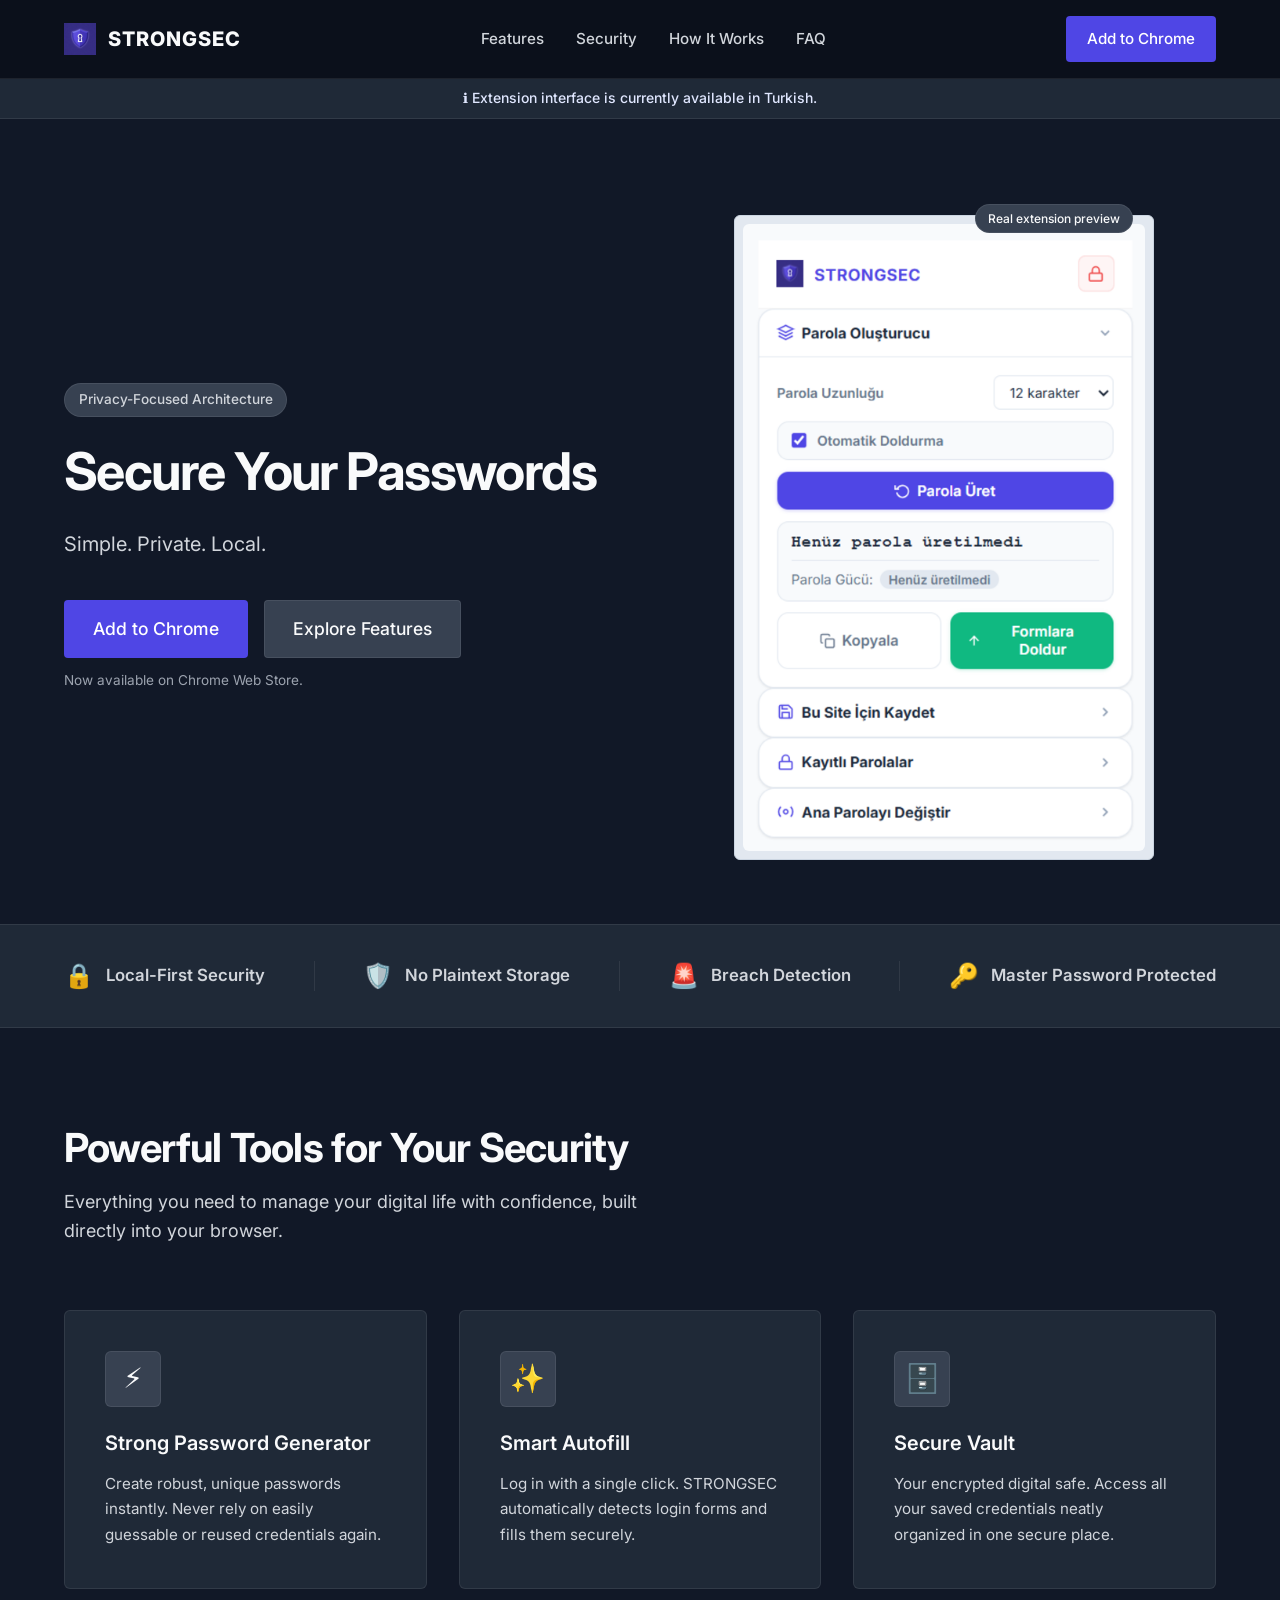
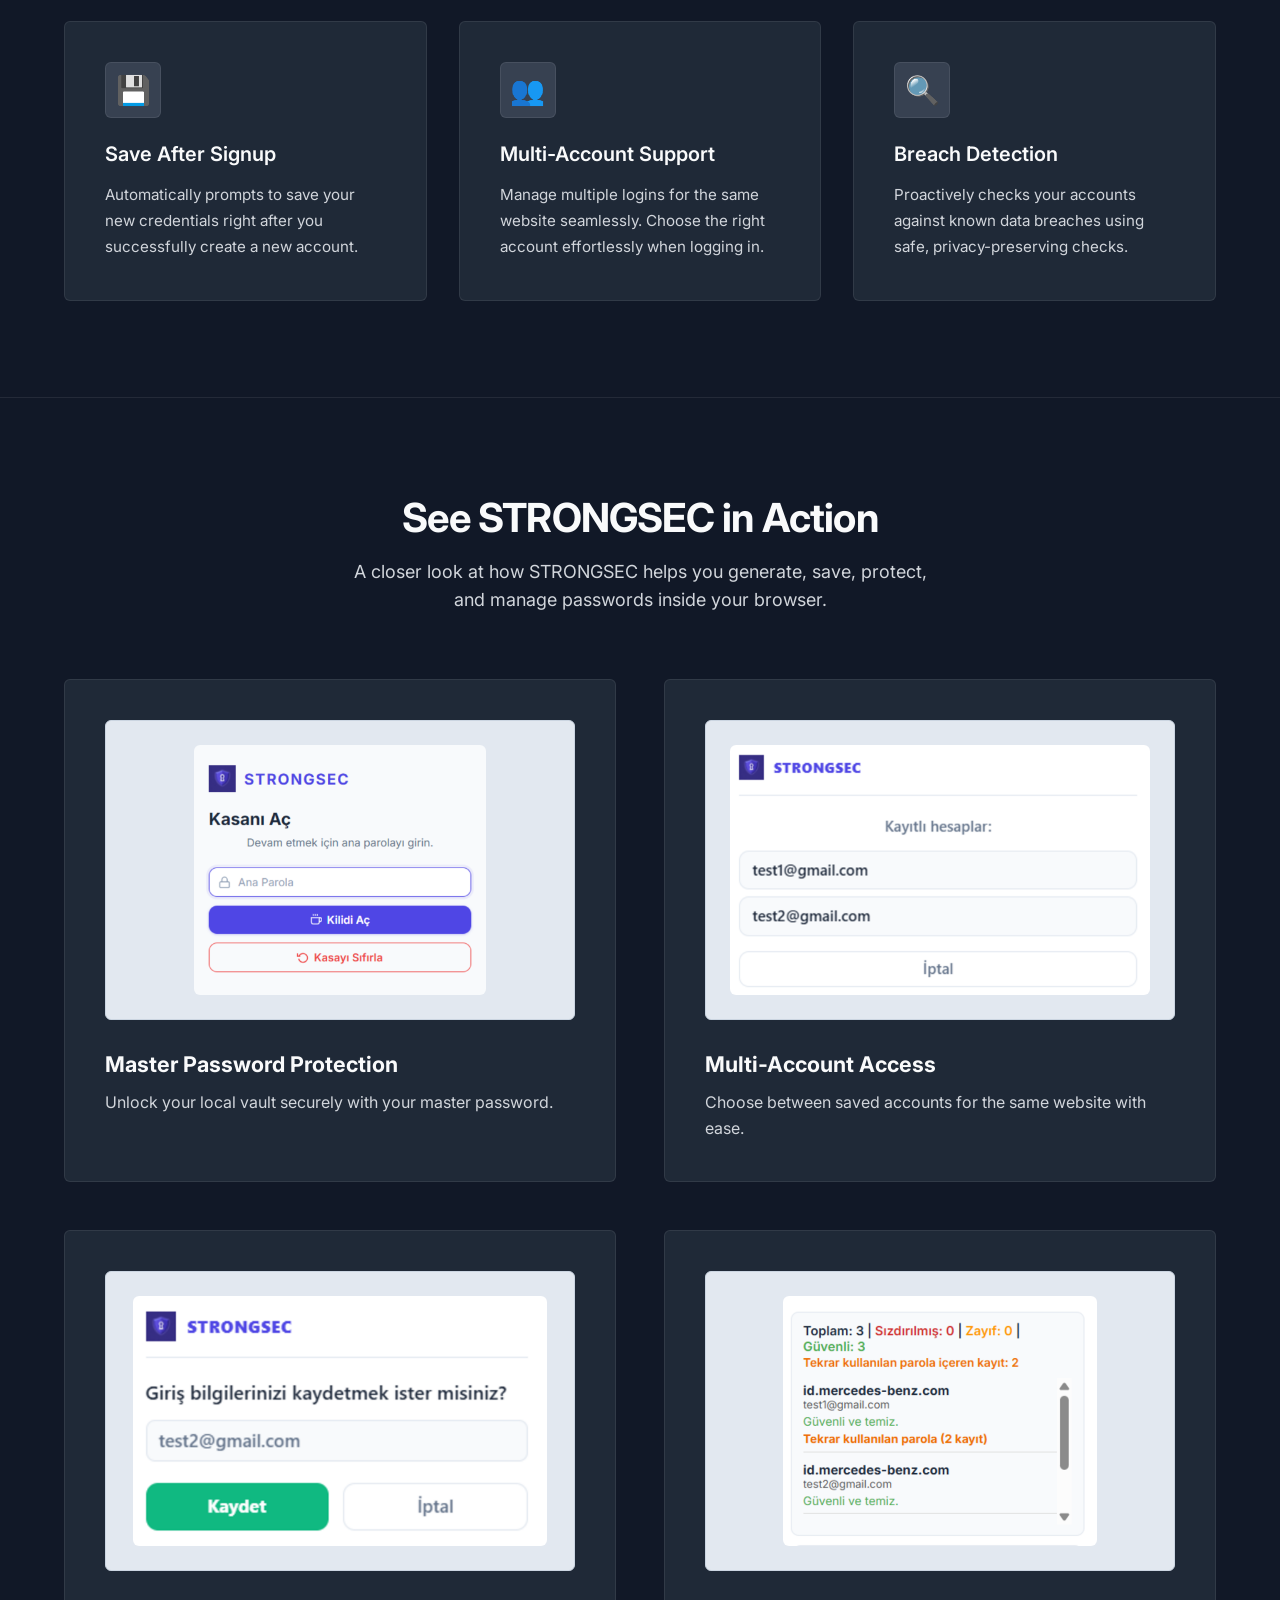
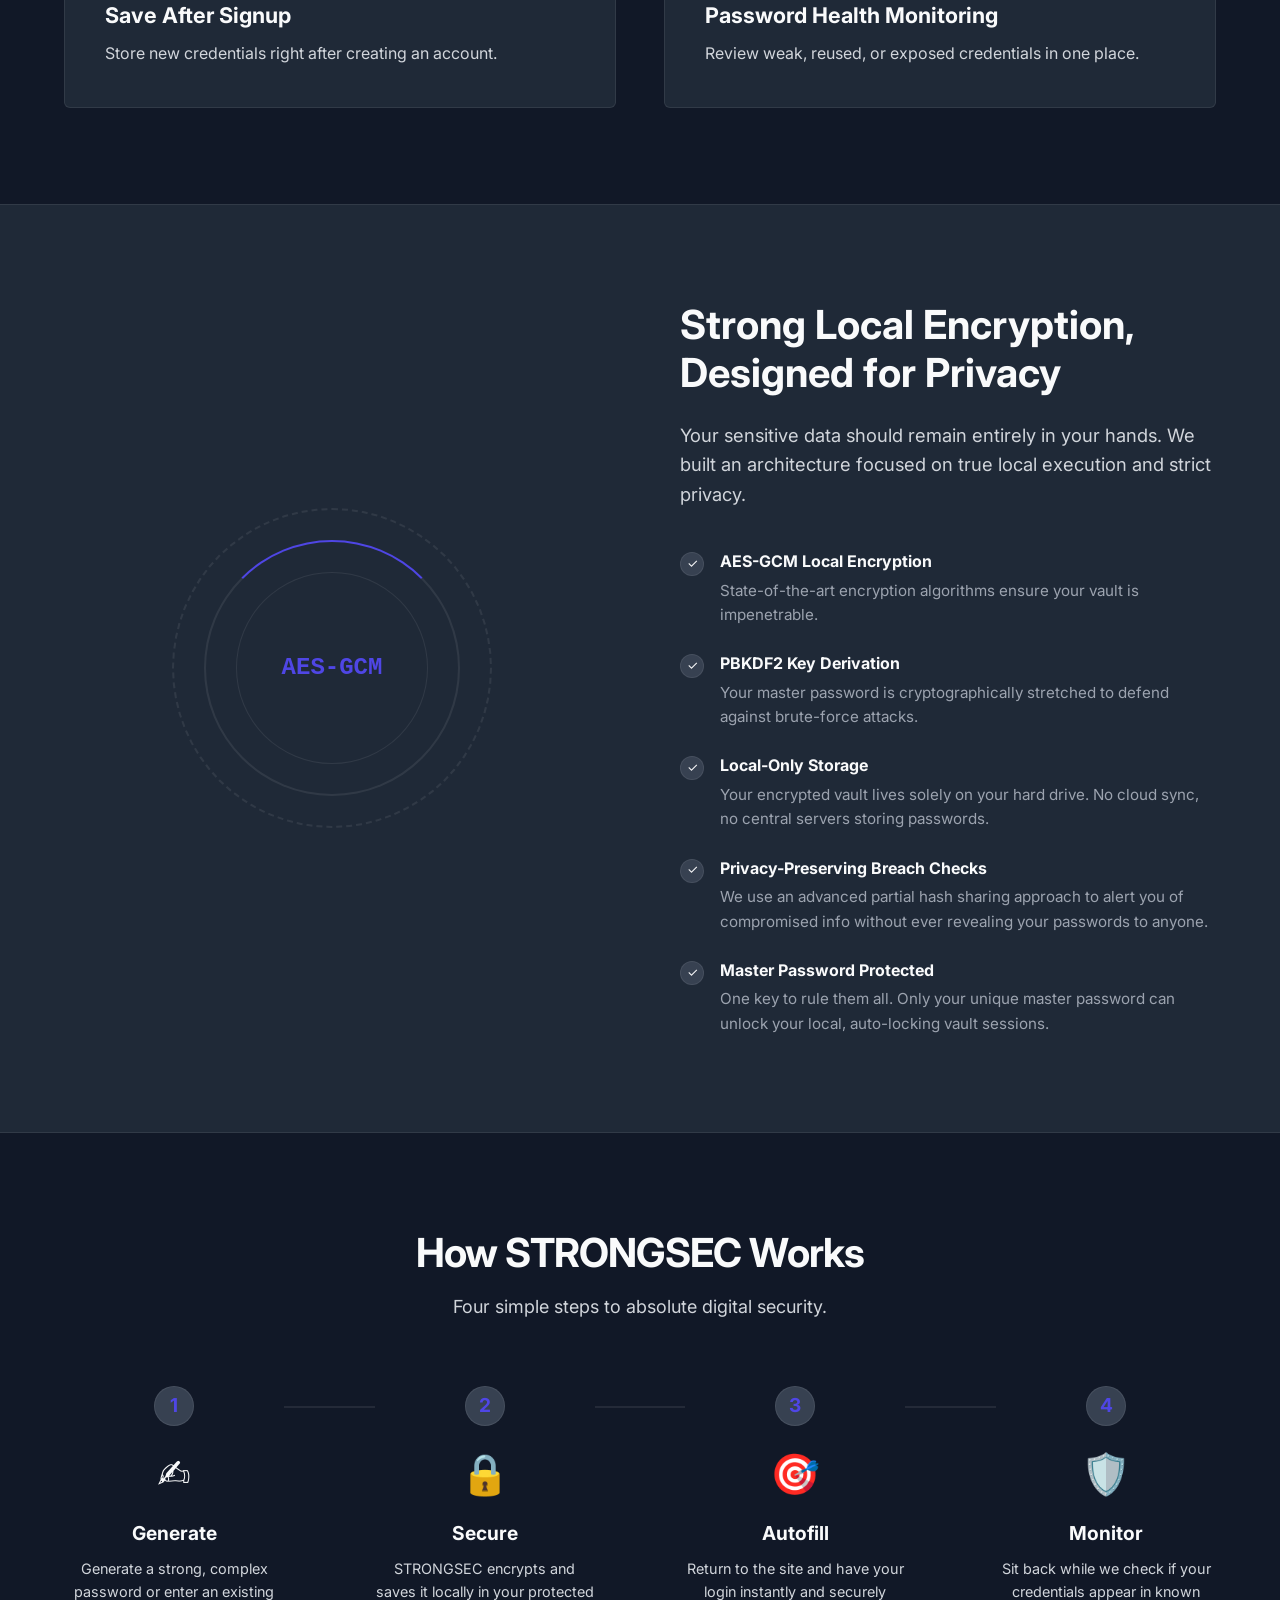
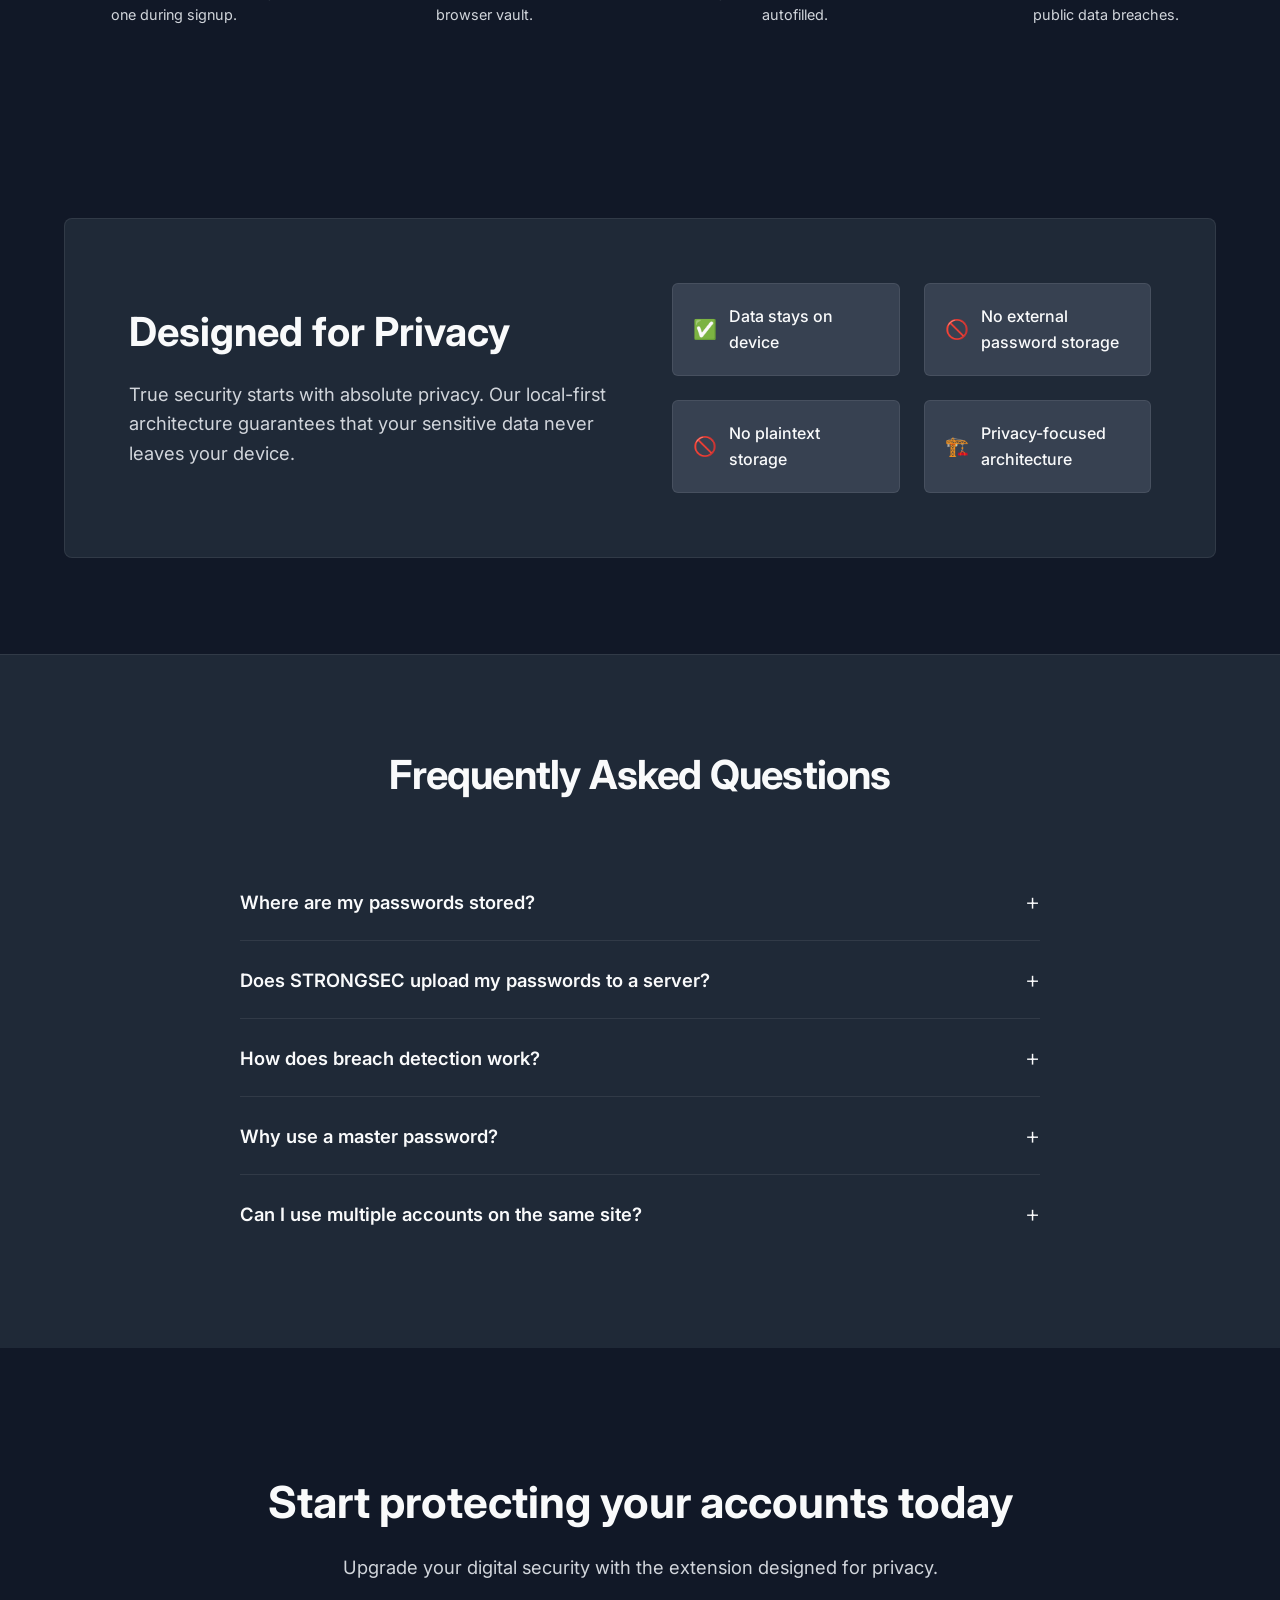
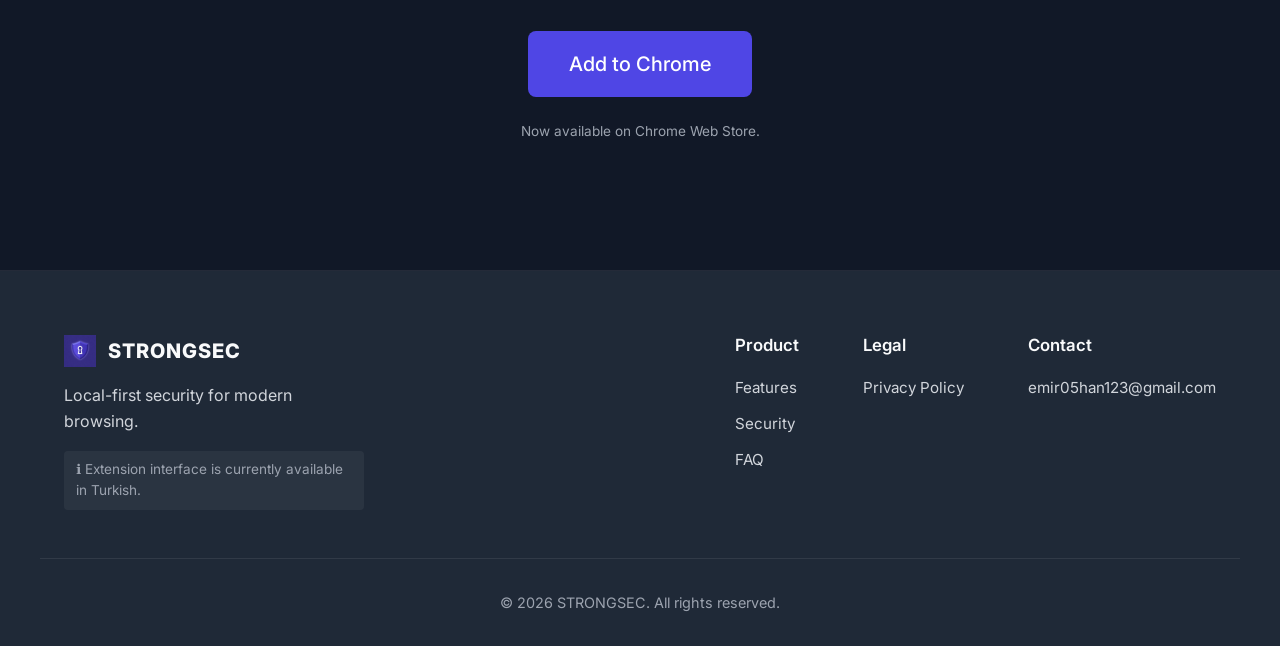
<file: strongsec-website/index.html>
<!DOCTYPE html>
<html lang="en">

<head>
    <meta charset="UTF-8">
    <meta name="viewport" content="width=device-width, initial-scale=1.0">
    <meta name="google-site-verification" content="9rn6qFydsnWOEigz8brEoYsSHCikFJSXrUf0Q9MLXKw" />
    <title>STRONGSEC - Secure Your Passwords Effortlessly</title>
    <meta name="description"
        content="STRONGSEC is a privacy-focused Chrome extension for secure password management. Local-first security with AES-GCM encryption.">

    <link rel="preconnect" href="https://fonts.googleapis.com">
    <link rel="preconnect" href="https://fonts.gstatic.com" crossorigin>
    <link href="https://fonts.googleapis.com/css2?family=Inter:wght@300;400;500;600;700;800&display=swap"
        rel="stylesheet">

    <link rel="stylesheet" href="style.css">

    <link rel="icon" type="image/png" href="icons/icon128%20(1).png">
</head>

<body>
    <nav class="navbar">
        <div class="container nav-container">
            <div class="brand">
                <img src="icons/icon128%20(1).png" alt="STRONGSEC Logo" class="brand-icon">
                <span class="brand-name">STRONGSEC</span>
            </div>
            <div class="nav-links">
                <a href="#features">Features</a>
                <a href="#security">Security</a>
                <a href="#how-it-works">How It Works</a>
                <a href="#faq">FAQ</a>
            </div>
            <div class="nav-actions">
                <a href="https://chromewebstore.google.com/detail/strongsec/okgmfnnogijoleklicfblkjghfdlfeol?hl=tr"
                    target="_blank" rel="noopener noreferrer" class="primary-btn">Add to Chrome</a>
            </div>
        </div>
    </nav>

    <div class="interface-note-banner">
        <div class="container">
            <p>ℹ️ Extension interface is currently available in Turkish.</p>
        </div>
    </div>

    <!-- Hero Bölümü -->
    <header class="hero">
        <div class="container hero-container">
            <div class="hero-content">
                <div class="badge">Privacy-Focused Architecture</div>
                <h1 class="hero-title">Secure Your Passwords</h1>
                <p class="hero-subtitle">
                    Simple. Private. Local.
                </p>
                <div class="hero-cta-group">
                    <a href="https://chromewebstore.google.com/detail/strongsec/okgmfnnogijoleklicfblkjghfdlfeol?hl=tr"
                        target="_blank" rel="noopener noreferrer" class="primary-btn large-btn">Add to Chrome</a>
                    <a href="#features" class="secondary-btn large-btn">Explore Features</a>
                </div>
                <p class="cta-note">Now available on Chrome Web Store.</p>
            </div>
            <div class="hero-visual">
                <div class="hero-screenshot-wrapper">
                    <div class="screenshot-label">Real extension preview</div>
                    <img src="images/generator.png" alt="STRONGSEC Password Generator Preview" class="hero-screenshot">
                </div>

                <div class="glow-orb orb-1"></div>
                <div class="glow-orb orb-2"></div>
            </div>
        </div>
    </header>

    <!-- Güvenilirlik Şeridi -->
    <section class="trust-strip">
        <div class="container trust-container">
            <div class="trust-item">
                <div class="trust-icon">🔒</div> <span>Local-First Security</span>
            </div>
            <div class="trust-divider"></div>
            <div class="trust-item">
                <div class="trust-icon">🛡️</div> <span>No Plaintext Storage</span>
            </div>
            <div class="trust-divider"></div>
            <div class="trust-item">
                <div class="trust-icon">🚨</div> <span>Breach Detection</span>
            </div>
            <div class="trust-divider"></div>
            <div class="trust-item">
                <div class="trust-icon">🔑</div> <span>Master Password Protected</span>
            </div>
        </div>
    </section>

    <!-- Özellikler -->
    <section id="features" class="features-section section-padding">
        <div class="container">
            <div class="section-header">
                <h2>Powerful Tools for Your Security</h2>
                <p>Everything you need to manage your digital life with confidence, built directly into your browser.
                </p>
            </div>
            <div class="features-grid">
                <div class="feature-card">
                    <div class="feature-icon-wrapper">
                        <div class="feature-icon">⚡</div>
                    </div>
                    <h3>Strong Password Generator</h3>
                    <p>Create robust, unique passwords instantly. Never rely on easily guessable or reused credentials
                        again.</p>
                </div>
                <div class="feature-card">
                    <div class="feature-icon-wrapper">
                        <div class="feature-icon">✨</div>
                    </div>
                    <h3>Smart Autofill</h3>
                    <p>Log in with a single click. STRONGSEC automatically detects login forms and fills them securely.
                    </p>
                </div>
                <div class="feature-card">
                    <div class="feature-icon-wrapper">
                        <div class="feature-icon">🗄️</div>
                    </div>
                    <h3>Secure Vault</h3>
                    <p>Your encrypted digital safe. Access all your saved credentials neatly organized in one secure
                        place.</p>
                </div>
                <div class="feature-card">
                    <div class="feature-icon-wrapper">
                        <div class="feature-icon">💾</div>
                    </div>
                    <h3>Save After Signup</h3>
                    <p>Automatically prompts to save your new credentials right after you successfully create a new
                        account.</p>
                </div>
                <div class="feature-card">
                    <div class="feature-icon-wrapper">
                        <div class="feature-icon">👥</div>
                    </div>
                    <h3>Multi-Account Support</h3>
                    <p>Manage multiple logins for the same website seamlessly. Choose the right account effortlessly
                        when logging in.</p>
                </div>
                <div class="feature-card">
                    <div class="feature-icon-wrapper">
                        <div class="feature-icon">🔍</div>
                    </div>
                    <h3>Breach Detection</h3>
                    <p>Proactively checks your accounts against known data breaches using safe, privacy-preserving
                        checks.</p>
                </div>
            </div>
        </div>
    </section>

    <!-- Ürün Önizleme -->
    <section id="showcase" class="showcase-section section-padding">
        <div class="container">
            <div class="section-header section-header-center">
                <h2>See STRONGSEC in Action</h2>
                <p>A closer look at how STRONGSEC helps you generate, save, protect, and manage passwords inside your
                    browser.</p>
            </div>
            <div class="showcase-grid">
                <div class="showcase-card">
                    <div class="screenshot-container">
                        <img src="images/unlock.png" alt="Master Password Protection">
                    </div>
                    <div class="showcase-content">
                        <h3>Master Password Protection</h3>
                        <p>Unlock your local vault securely with your master password.</p>
                    </div>
                </div>
                <div class="showcase-card">
                    <div class="screenshot-container">
                        <img src="images/accounts.png" alt="Multi-Account Access">
                    </div>
                    <div class="showcase-content">
                        <h3>Multi-Account Access</h3>
                        <p>Choose between saved accounts for the same website with ease.</p>
                    </div>
                </div>
                <div class="showcase-card">
                    <div class="screenshot-container">
                        <img src="images/save.png" alt="Save After Signup">
                    </div>
                    <div class="showcase-content">
                        <h3>Save After Signup</h3>
                        <p>Store new credentials right after creating an account.</p>
                    </div>
                </div>
                <div class="showcase-card">
                    <div class="screenshot-container">
                        <img src="images/password-health.png" alt="Password Health Monitoring">
                    </div>
                    <div class="showcase-content">
                        <h3>Password Health Monitoring</h3>
                        <p>Review weak, reused, or exposed credentials in one place.</p>
                    </div>
                </div>
            </div>
        </div>
    </section>

    <!-- Güvenlik -->
    <section id="security" class="security-section section-padding">
        <div class="container security-container">
            <div class="security-image">
                <div class="security-shield-ui">
                    <div class="shield-ring rotate-slow"></div>
                    <div class="shield-ring-2 rotate-fast"></div>
                    <div class="shield-core">
                        <span>AES-GCM</span>
                    </div>
                </div>
            </div>
            <div class="security-content">
                <h2>Strong Local Encryption, Designed for Privacy</h2>
                <p class="section-lead">Your sensitive data should remain entirely in your hands. We built an
                    architecture focused on true local execution and strict privacy.</p>

                <ul class="security-list">
                    <li>
                        <div class="sec-list-icon">✓</div>
                        <div>
                            <strong>AES-GCM Local Encryption</strong>
                            <p>State-of-the-art encryption algorithms ensure your vault is impenetrable.</p>
                        </div>
                    </li>
                    <li>
                        <div class="sec-list-icon">✓</div>
                        <div>
                            <strong>PBKDF2 Key Derivation</strong>
                            <p>Your master password is cryptographically stretched to defend against brute-force
                                attacks.</p>
                        </div>
                    </li>
                    <li>
                        <div class="sec-list-icon">✓</div>
                        <div>
                            <strong>Local-Only Storage</strong>
                            <p>Your encrypted vault lives solely on your hard drive. No cloud sync, no central servers
                                storing passwords.</p>
                        </div>
                    </li>
                    <li>
                        <div class="sec-list-icon">✓</div>
                        <div>
                            <strong>Privacy-Preserving Breach Checks</strong>
                            <p>We use an advanced partial hash sharing approach to alert you of compromised info without
                                ever revealing your passwords to anyone.</p>
                        </div>
                    </li>
                    <li>
                        <div class="sec-list-icon">✓</div>
                        <div>
                            <strong>Master Password Protected</strong>
                            <p>One key to rule them all. Only your unique master password can unlock your local,
                                auto-locking vault sessions.</p>
                        </div>
                    </li>
                </ul>
            </div>
        </div>
    </section>

    <!-- Nasıl Çalışır? -->
    <section id="how-it-works" class="how-it-works-section section-padding">
        <div class="container">
            <div class="section-header section-header-center">
                <h2>How STRONGSEC Works</h2>
                <p>Four simple steps to absolute digital security.</p>
            </div>

            <div class="steps-container">
                <div class="step-card">
                    <div class="step-number">1</div>
                    <div class="step-icon">✍️</div>
                    <h3>Generate</h3>
                    <p>Generate a strong, complex password or enter an existing one during signup.</p>
                </div>
                <div class="step-connector"></div>
                <div class="step-card">
                    <div class="step-number">2</div>
                    <div class="step-icon">🔒</div>
                    <h3>Secure</h3>
                    <p>STRONGSEC encrypts and saves it locally in your protected browser vault.</p>
                </div>
                <div class="step-connector"></div>
                <div class="step-card">
                    <div class="step-number">3</div>
                    <div class="step-icon">🎯</div>
                    <h3>Autofill</h3>
                    <p>Return to the site and have your login instantly and securely autofilled.</p>
                </div>
                <div class="step-connector"></div>
                <div class="step-card">
                    <div class="step-number">4</div>
                    <div class="step-icon">🛡️</div>
                    <h3>Monitor</h3>
                    <p>Sit back while we check if your credentials appear in known public data breaches.</p>
                </div>
            </div>
        </div>
    </section>

    <!-- Gizlilik -->
    <section class="privacy-section section-padding">
        <div class="container privacy-container">
            <div class="privacy-box">
                <div class="privacy-box-content">
                    <h2>Designed for Privacy</h2>
                    <p>True security starts with absolute privacy. Our local-first architecture guarantees that your
                        sensitive data never leaves your device.</p>
                </div>
                <div class="privacy-badges">
                    <div class="privacy-badge">
                        <span class="badge-icon">✅</span> Data stays on device
                    </div>
                    <div class="privacy-badge">
                        <span class="badge-icon">🚫</span> No external password storage
                    </div>
                    <div class="privacy-badge">
                        <span class="badge-icon">🚫</span> No plaintext storage
                    </div>
                    <div class="privacy-badge">
                        <span class="badge-icon">🏗️</span> Privacy-focused architecture
                    </div>
                </div>
            </div>
        </div>
    </section>

    <!-- Sıkça Sorulan Sorular -->
    <section id="faq" class="faq-section section-padding">
        <div class="container">
            <div class="section-header section-header-center">
                <h2>Frequently Asked Questions</h2>
            </div>
            <div class="faq-container">
                <div class="faq-item">
                    <button class="faq-question">Where are my passwords stored? <span class="faq-icon">+</span></button>
                    <div class="faq-answer">
                        <div class="faq-answer-inner">
                            Your passwords are encrypted and stored entirely locally within your browser's dedicated
                            storage. They never leave your device.
                        </div>
                    </div>
                </div>
                <div class="faq-item">
                    <button class="faq-question">Does STRONGSEC upload my passwords to a server? <span
                            class="faq-icon">+</span></button>
                    <div class="faq-answer">
                        <div class="faq-answer-inner">
                            No. We do not have any cloud syncing or central servers for password storage. We physically
                            cannot access your vault.
                        </div>
                    </div>
                </div>
                <div class="faq-item">
                    <button class="faq-question">How does breach detection work? <span
                            class="faq-icon">+</span></button>
                    <div class="faq-answer">
                        <div class="faq-answer-inner">
                            We use a privacy-preserving k-anonymity approach. Your password is hashed locally, and only
                            the first few characters of that hash are sent to a secure breach database. The database
                            returns thousands of known breaches matching those characters, and STRONGSEC mathematically
                            compares them entirely locally on your device. This guarantees your password is never
                            exposed.
                        </div>
                    </div>
                </div>
                <div class="faq-item">
                    <button class="faq-question">Why use a master password? <span class="faq-icon">+</span></button>
                    <div class="faq-answer">
                        <div class="faq-answer-inner">
                            The master password acts as the unique cryptographic key that locks and unlocks your entire
                            vault. Without it, your stored encrypted data is functionally unreadable noise.
                        </div>
                    </div>
                </div>
                <div class="faq-item">
                    <button class="faq-question">Can I use multiple accounts on the same site? <span
                            class="faq-icon">+</span></button>
                    <div class="faq-answer">
                        <div class="faq-answer-inner">
                            Yes, STRONGSEC fully supports multi-account management. If you have several logins for one
                            website, a safe dropdown menu lets you choose which account to autofill.
                        </div>
                    </div>
                </div>
            </div>
        </div>
    </section>

    <!-- Eylem Çağrısı -->
    <section id="cta" class="cta-section section-padding">
        <div class="container cta-container">
            <h2 class="cta-title">Start protecting your accounts today</h2>
            <p class="cta-subtitle">Upgrade your digital security with the extension designed for privacy.</p>
            <div class="cta-actions">
                <a href="https://chromewebstore.google.com/detail/strongsec/okgmfnnogijoleklicfblkjghfdlfeol?hl=tr"
                    target="_blank" rel="noopener noreferrer" class="primary-btn huge-btn">Add to Chrome</a>
            </div>
            <p class="cta-note bottom-cta-note">Now available on Chrome Web Store.</p>
        </div>

        <div class="cta-glow glow-1"></div>
        <div class="cta-glow glow-2"></div>
    </section>

    <!-- Alt Bilgi -->
    <footer class="footer">
        <div class="container footer-container">
            <div class="footer-brand">
                <div class="brand">
                    <img src="icons/icon128%20(1).png" alt="STRONGSEC Logo" class="brand-icon">
                    <span class="brand-name">STRONGSEC</span>
                </div>
                <p class="footer-tagline">Local-first security for modern browsing.</p>
                <div class="language-note">
                    <p>ℹ️ Extension interface is currently available in Turkish.</p>
                </div>
            </div>
            <div class="footer-links">
                <div class="link-column">
                    <h4>Product</h4>
                    <a href="#features">Features</a>
                    <a href="#security">Security</a>
                    <a href="#faq">FAQ</a>
                </div>
                <div class="link-column">
                    <h4>Legal</h4>
                    <a href="https://www.termsfeed.com/live/47d94b68-fc3a-482f-9794-72f775768a79" target="_blank"
                        rel="noopener noreferrer">Privacy Policy</a>
                </div>
                <div class="link-column">
                    <h4>Contact</h4>
                    <a href="mailto:emir05han123@gmail.com">emir05han123@gmail.com</a>
                </div>
            </div>
        </div>
        <div class="container footer-bottom">
            <p>&copy; <span id="year">2026</span> STRONGSEC. All rights reserved.</p>
        </div>
    </footer>

    <script src="script.js"></script>
</body>

</html>
</file>
<file: strongsec-website/style.css>
/* Değişkenler ve Tema */
:root {
    /* Renk Paleti */
    --bg-main: #111827;
    --bg-secondary: #1f2937;
    --bg-tertiary: #374151;

    --text-primary: #f9fafb;
    --text-secondary: #d1d5db;
    --text-muted: #9ca3af;

    --accent-primary: #4f46e5;
    --accent-primary-hover: #4338ca;
    --accent-secondary: #6366f1;
    --accent-success: #10b981;
    --accent-warning: #f59e0b;
    --accent-danger: #ef4444;

    /* Gradyanlar */
    --gradient-primary: var(--accent-primary);
    --gradient-glow: none;

    /* Gölgeler */
    --shadow-sm: none;
    --shadow-md: none;
    --shadow-lg: none;
    --shadow-glow: none;

    /* Kenarlıklar ve Yarıçaplar */
    --border-color: rgba(255, 255, 255, 0.08);
    --radius-sm: 0.25rem;
    --radius-md: 0.375rem;
    --radius-lg: 0.5rem;
    --radius-xl: 0.75rem;
    --radius-full: 9999px;

    /* Animasyon Geçişleri */
    --transition-fast: 0.15s ease;
    --transition-normal: 0.3s ease;
    --transition-slow: 0.5s ease;

    /* Tipografi */
    --font-main: 'Inter', system-ui, -apple-system, sans-serif;
}

/* Sıfırlamalar ve Temeller */
* {
    margin: 0;
    padding: 0;
    box-sizing: border-box;
}

html {
    scroll-behavior: smooth;
    font-size: 16px;
}

body {
    font-family: var(--font-main);
    background-color: var(--bg-main);
    color: var(--text-primary);
    line-height: 1.6;
    overflow-x: hidden;
    -webkit-font-smoothing: antialiased;
}

a {
    color: inherit;
    text-decoration: none;
    transition: color var(--transition-fast);
}

ul {
    list-style: none;
}

img {
    max-width: 100%;
    height: auto;
    display: block;
}

button {
    font-family: inherit;
    cursor: pointer;
    border: none;
    background: none;
}

/* Düzen Araçları */
.container {
    width: 100%;
    max-width: 1200px;
    margin: 0 auto;
    padding: 0 1.5rem;
}

.section-padding {
    padding: 6rem 0;
}

.section-header {
    text-align: left;
    margin-bottom: 4rem;
    max-width: 600px;
}

.section-header-center {
    text-align: center;
    margin: 0 auto 4rem;
}

.section-header h2 {
    font-size: 2.5rem;
    font-weight: 700;
    margin-bottom: 1rem;
    letter-spacing: -0.02em;
}

.section-header p {
    font-size: 1.125rem;
    color: var(--text-secondary);
}

/* Tipografi */
h1,
h2,
h3,
h4,
h5,
h6 {
    color: var(--text-primary);
    line-height: 1.2;
}

.text-gradient {
    color: #ffffff;
}

/* Butonlar */
.primary-btn {
    display: inline-flex;
    align-items: center;
    justify-content: center;
    background: var(--accent-primary);
    color: white;
    padding: 0.625rem 1.25rem;
    border-radius: var(--radius-sm);
    font-weight: 500;
    font-size: 0.95rem;
    transition: background-color var(--transition-fast);
    border: 1px solid transparent;
}

.primary-btn:hover {
    background: var(--accent-primary-hover);
}

.secondary-btn {
    display: inline-flex;
    align-items: center;
    justify-content: center;
    background: var(--bg-tertiary);
    color: var(--text-primary);
    padding: 0.625rem 1.25rem;
    border-radius: var(--radius-sm);
    font-weight: 500;
    font-size: 0.95rem;
    border: 1px solid var(--border-color);
    transition: background-color var(--transition-fast);
}

.secondary-btn:hover {
    background: var(--bg-secondary);
}

.large-btn {
    padding: 0.875rem 1.75rem;
    font-size: 1.1rem;
}

.huge-btn {
    padding: 1rem 2.5rem;
    font-size: 1.25rem;
    border-radius: var(--radius-lg);
}

/* Arayüz Bilgi Şeridi */
.interface-note-banner {
    background: var(--bg-secondary);
    border-bottom: 1px solid var(--border-color);
    padding: 0.5rem 0;
    text-align: center;
}

.interface-note-banner p {
    font-size: 0.875rem;
    color: #e0e7ff;
    margin: 0;
    font-weight: 500;
}

.navbar {
    position: sticky;
    top: 0;
    z-index: 100;
    background: rgba(17, 24, 39, 0.9);
    backdrop-filter: blur(12px);
    border-bottom: 1px solid var(--border-color);
    padding: 1rem 0;
}

.nav-container {
    display: flex;
    justify-content: space-between;
    align-items: center;
}

.brand {
    display: flex;
    align-items: center;
    gap: 0.75rem;
}

.brand-icon {
    width: 32px;
    height: 32px;
}

.brand-name {
    font-size: 1.25rem;
    font-weight: 800;
    letter-spacing: 0.05em;
    color: var(--text-primary);
}

.nav-links {
    display: flex;
    gap: 2rem;
}

.nav-links a {
    color: var(--text-secondary);
    font-weight: 500;
    font-size: 0.95rem;
}

.nav-links a:hover {
    color: var(--text-primary);
}

/* Kahraman Bölümü */
.hero {
    padding: 6rem 0 4rem;
    position: relative;
    overflow: hidden;
}

.hero::before {
    display: none;
}

.hero-container {
    display: grid;
    grid-template-columns: 1fr 1fr;
    gap: 4rem;
    align-items: center;
}

.hero-content {
    max-width: 540px;
}

.badge {
    display: inline-block;
    padding: 0.35rem 0.85rem;
    background: var(--bg-tertiary);
    color: var(--text-secondary);
    border-radius: var(--radius-full);
    font-size: 0.85rem;
    font-weight: 500;
    margin-bottom: 1.5rem;
    border: 1px solid var(--border-color);
}

.hero-title {
    font-size: 3.25rem;
    font-weight: 700;
    letter-spacing: -0.03em;
    margin-bottom: 1.5rem;
}

.hero-subtitle {
    font-size: 1.25rem;
    color: var(--text-secondary);
    margin-bottom: 2.5rem;
}

.hero-cta-group {
    display: flex;
    gap: 1rem;
    margin-bottom: 0.75rem;
}

.cta-note {
    font-size: 0.85rem;
    color: var(--text-muted);
}

.bottom-cta-note {
    margin-top: 1.5rem;
}

/* Kahraman Görseli */
.hero-visual {
    position: relative;
    display: flex;
    justify-content: center;
    align-items: center;
}

.hero-screenshot-wrapper {
    position: relative;
    border-radius: var(--radius-md);
    padding: 0.5rem;
    background: #e2e8f0;
    border: 1px solid #cbd5e1;
    box-shadow: var(--shadow-lg);
    z-index: 2;
    max-width: 420px;
    margin: 0 auto;
}

@keyframes float {}

.hero-screenshot {
    display: block;
    width: 100%;
    border-radius: var(--radius-md);
}

.screenshot-label {
    position: absolute;
    top: -12px;
    right: 20px;
    background: var(--bg-tertiary);
    color: var(--text-primary);
    font-size: 0.75rem;
    font-weight: 500;
    padding: 0.25rem 0.75rem;
    border-radius: var(--radius-full);
    border: 1px solid var(--border-color);
    z-index: 3;
}

.glow-orb {
    display: none;
}

/* Güvenilirlik Şeridi */
.trust-strip {
    border-top: 1px solid var(--border-color);
    border-bottom: 1px solid var(--border-color);
    background: var(--bg-secondary);
    padding: 2rem 0;
}

.trust-container {
    display: flex;
    justify-content: space-between;
    align-items: center;
    flex-wrap: wrap;
    gap: 1rem;
}

.trust-item {
    display: flex;
    align-items: center;
    gap: 0.75rem;
    font-weight: 600;
    color: var(--text-secondary);
    font-size: 1.05rem;
}

.trust-icon {
    font-size: 1.5rem;
}

.trust-divider {
    width: 1px;
    height: 30px;
    background: var(--border-color);
}

/* Özellikler */
.features-section {
    background: var(--bg-main);
}

.features-grid {
    display: grid;
    grid-template-columns: repeat(3, 1fr);
    gap: 2rem;
}

.feature-card {
    background: var(--bg-secondary);
    border: 1px solid var(--border-color);
    border-radius: var(--radius-md);
    padding: 2.5rem;
    transition: border-color var(--transition-fast);
}

.feature-card:hover {
    border-color: var(--text-muted);
}

.feature-icon-wrapper {
    width: 56px;
    height: 56px;
    background: var(--bg-tertiary);
    border-radius: var(--radius-md);
    display: flex;
    align-items: center;
    justify-content: center;
    margin-bottom: 1.5rem;
    border: 1px solid var(--border-color);
}

.feature-icon {
    font-size: 1.75rem;
}

.feature-card h3 {
    font-size: 1.25rem;
    margin-bottom: 1rem;
    font-weight: 600;
}

.feature-card p {
    color: var(--text-secondary);
    font-size: 0.95rem;
    line-height: 1.7;
}

/* Ürün Önizleme */
.showcase-section {
    background: var(--bg-main);
    border-top: 1px solid var(--border-color);
}

.showcase-grid {
    display: grid;
    grid-template-columns: repeat(2, 1fr);
    gap: 3rem;
    margin-top: 2rem;
}

.showcase-card {
    background: var(--bg-secondary);
    border: 1px solid var(--border-color);
    border-radius: var(--radius-md);
    padding: 2.5rem;
    transition: border-color var(--transition-fast);
    display: flex;
    flex-direction: column;
    gap: 2rem;
}

.showcase-card:hover {
    border-color: var(--text-muted);
}

.screenshot-container {
    background: #e2e8f0;
    padding: 1.5rem;
    border-radius: var(--radius-md);
    border: 1px solid #cbd5e1;
    display: flex;
    justify-content: center;
    align-items: center;
}

.screenshot-container img {
    border-radius: var(--radius-md);
    box-shadow: none;
    max-width: 100%;
    max-height: 250px;
    object-fit: contain;
}

.showcase-content h3 {
    font-size: 1.35rem;
    margin-bottom: 0.75rem;
    color: var(--text-primary);
}

.showcase-content p {
    color: var(--text-secondary);
    font-size: 1rem;
    line-height: 1.6;
}

/* Güvenlik */
.security-section {
    background: var(--bg-secondary);
    position: relative;
    border-top: 1px solid var(--border-color);
    border-bottom: 1px solid var(--border-color);
}

.security-container {
    display: grid;
    grid-template-columns: 1fr 1fr;
    gap: 5rem;
    align-items: center;
}

.security-image {
    display: flex;
    justify-content: center;
    align-items: center;
    height: 100%;
}

.security-shield-ui {
    position: relative;
    width: 320px;
    height: 320px;
    display: flex;
    justify-content: center;
    align-items: center;
}

.shield-ring {
    position: absolute;
    width: 100%;
    height: 100%;
    border: 2px dashed var(--border-color);
    border-radius: 50%;
}

.shield-ring-2 {
    position: absolute;
    width: 80%;
    height: 80%;
    border: 2px solid var(--border-color);
    border-top-color: var(--accent-primary);
    border-radius: 50%;
}

.shield-core {
    width: 60%;
    height: 60%;
    background: var(--bg-secondary);
    border-radius: 50%;
    border: 1px solid var(--border-color);
    box-shadow: var(--shadow-md);
    display: flex;
    justify-content: center;
    align-items: center;
    font-family: monospace;
    font-size: 1.5rem;
    font-weight: 700;
    color: var(--accent-primary);
}

@keyframes rotate {}

.security-content h2 {
    font-size: 2.5rem;
    margin-bottom: 1.5rem;
}

.section-lead {
    font-size: 1.15rem;
    color: var(--text-secondary);
    margin-bottom: 2.5rem;
}

.security-list {
    display: flex;
    flex-direction: column;
    gap: 1.5rem;
}

.security-list li {
    display: flex;
    gap: 1rem;
    align-items: flex-start;
}

.sec-list-icon {
    background: var(--bg-tertiary);
    color: var(--text-primary);
    border: 1px solid var(--border-color);
    width: 24px;
    height: 24px;
    border-radius: 50%;
    display: flex;
    align-items: center;
    justify-content: center;
    font-size: 0.8rem;
    flex-shrink: 0;
    margin-top: 3px;
}

.security-list strong {
    color: var(--text-primary);
    display: block;
    margin-bottom: 0.25rem;
}

.security-list p {
    color: var(--text-muted);
    font-size: 0.95rem;
}

/* Nasıl Çalışır */
.steps-container {
    display: flex;
    justify-content: space-between;
    align-items: flex-start;
    position: relative;
}

.step-card {
    text-align: center;
    width: 220px;
    position: relative;
    z-index: 2;
}

.step-number {
    width: 40px;
    height: 40px;
    background: var(--bg-tertiary);
    border: 1px solid var(--border-color);
    border-radius: 50%;
    display: flex;
    align-items: center;
    justify-content: center;
    font-weight: 700;
    color: var(--accent-primary);
    margin: 0 auto 1rem;
    font-size: 1.2rem;
}

.step-icon {
    font-size: 2.5rem;
    margin-bottom: 1rem;
}

.step-card h3 {
    margin-bottom: 0.75rem;
    font-size: 1.2rem;
}

.step-card p {
    color: var(--text-secondary);
    font-size: 0.9rem;
}

.step-connector {
    flex-grow: 1;
    height: 2px;
    background: var(--border-color);
    margin-top: 20px;
    position: relative;
    z-index: 1;
    min-width: 50px;
}

/* Gizlilik */
.privacy-section {
    background: var(--bg-main);
}

.privacy-box {
    background: var(--bg-secondary);
    border: 1px solid var(--border-color);
    border-radius: var(--radius-lg);
    padding: 4rem;
    display: flex;
    justify-content: space-between;
    align-items: center;
    gap: 4rem;
}

.privacy-box-content {
    flex: 1;
}

.privacy-box-content h2 {
    font-size: 2.5rem;
    margin-bottom: 1.5rem;
}

.privacy-box-content p {
    font-size: 1.15rem;
    color: var(--text-secondary);
}

.privacy-badges {
    flex: 1;
    display: grid;
    grid-template-columns: 1fr 1fr;
    gap: 1.5rem;
}

.privacy-badge {
    background: var(--bg-tertiary);
    border: 1px solid var(--border-color);
    padding: 1.25rem;
    border-radius: var(--radius-md);
    display: flex;
    align-items: center;
    gap: 0.75rem;
    font-weight: 500;
}

.badge-icon {
    font-size: 1.2rem;
}

/* Sıkça Sorulan Sorular */
.faq-section {
    background: var(--bg-secondary);
    border-top: 1px solid var(--border-color);
}

.faq-container {
    max-width: 800px;
    margin: 0 auto;
}

.faq-item {
    border-bottom: 1px solid var(--border-color);
}

.faq-item:last-child {
    border-bottom: none;
}

.faq-question {
    width: 100%;
    text-align: left;
    padding: 1.5rem 0;
    font-size: 1.15rem;
    font-weight: 600;
    color: var(--text-primary);
    display: flex;
    justify-content: space-between;
    align-items: center;
    transition: color var(--transition-fast);
}

.faq-question:hover {
    color: var(--accent-primary);
}

.faq-icon {
    font-size: 1.5rem;
    font-weight: 300;
    transition: transform var(--transition-normal);
}

.faq-item.active .faq-icon {
    transform: rotate(45deg);
    color: var(--accent-primary);
}

.faq-answer {
    max-height: 0;
    overflow: hidden;
    transition: max-height var(--transition-normal) ease;
}

.faq-answer-inner {
    padding-bottom: 1.5rem;
    color: var(--text-secondary);
    line-height: 1.7;
}

/* Eylem Çağrısı */
.cta-section {
    background: var(--bg-main);
    text-align: center;
    position: relative;
    overflow: hidden;
    padding: 8rem 0;
    border-bottom: 1px solid var(--border-color);
}

.cta-container {
    position: relative;
    z-index: 2;
}

.cta-title {
    font-size: 2.75rem;
    font-weight: 700;
    margin-bottom: 1.5rem;
}

.cta-subtitle {
    font-size: 1.15rem;
    color: var(--text-secondary);
    margin-bottom: 3rem;
    max-width: 600px;
    margin-left: auto;
    margin-right: auto;
}

.cta-glow {
    display: none;
}

/* Alt Bilgi */
.footer {
    background: var(--bg-secondary);
    padding: 4rem 0 2rem;
}

.footer-container {
    display: flex;
    justify-content: space-between;
    border-bottom: 1px solid var(--border-color);
    padding-bottom: 3rem;
    margin-bottom: 2rem;
    flex-wrap: wrap;
    gap: 3rem;
}

.footer-brand {
    max-width: 300px;
}

.footer .brand {
    margin-bottom: 1rem;
}

.footer-tagline {
    color: var(--text-secondary);
    margin-bottom: 1rem;
}

.language-note {
    font-size: 0.85rem;
    color: var(--text-muted);
    background: rgba(255, 255, 255, 0.05);
    padding: 0.5rem 0.75rem;
    border-radius: var(--radius-sm);
    display: inline-block;
}

.footer-links {
    display: flex;
    gap: 4rem;
}

.link-column h4 {
    font-size: 1.05rem;
    margin-bottom: 1.25rem;
    font-weight: 600;
}

.link-column a {
    display: block;
    color: var(--text-secondary);
    margin-bottom: 0.75rem;
    font-size: 0.95rem;
}

.link-column a:hover {
    color: var(--text-primary);
}

.footer-bottom {
    text-align: center;
    color: var(--text-muted);
    font-size: 0.9rem;
}

/* Duyarlı Tasarım */
@media (max-width: 992px) {
    .hero-container {
        grid-template-columns: 1fr;
        text-align: center;
    }

    .hero-content {
        margin: 0 auto;
    }

    .hero-cta-group {
        justify-content: center;
    }

    .security-container {
        grid-template-columns: 1fr;
        gap: 3rem;
    }

    .security-image {
        order: -1;
    }

    .showcase-grid {
        grid-template-columns: 1fr;
    }

    .features-grid {
        grid-template-columns: repeat(2, 1fr);
    }

    .privacy-box {
        flex-direction: column;
        padding: 3rem 2rem;
        text-align: center;
    }
}

@media (max-width: 768px) {
    .nav-links {
        display: none;
    }

    .hero-title {
        font-size: 2.5rem;
    }

    .features-grid {
        grid-template-columns: 1fr;
    }

    .steps-container {
        flex-direction: column;
        align-items: center;
        gap: 2rem;
    }

    .step-connector {
        width: 2px;
        height: 40px;
        margin: 0;
        min-width: 0;
    }

    .privacy-badges {
        grid-template-columns: 1fr;
    }

    .trust-container {
        justify-content: center;
    }

    .trust-divider {
        display: none;
    }
}
</file>
